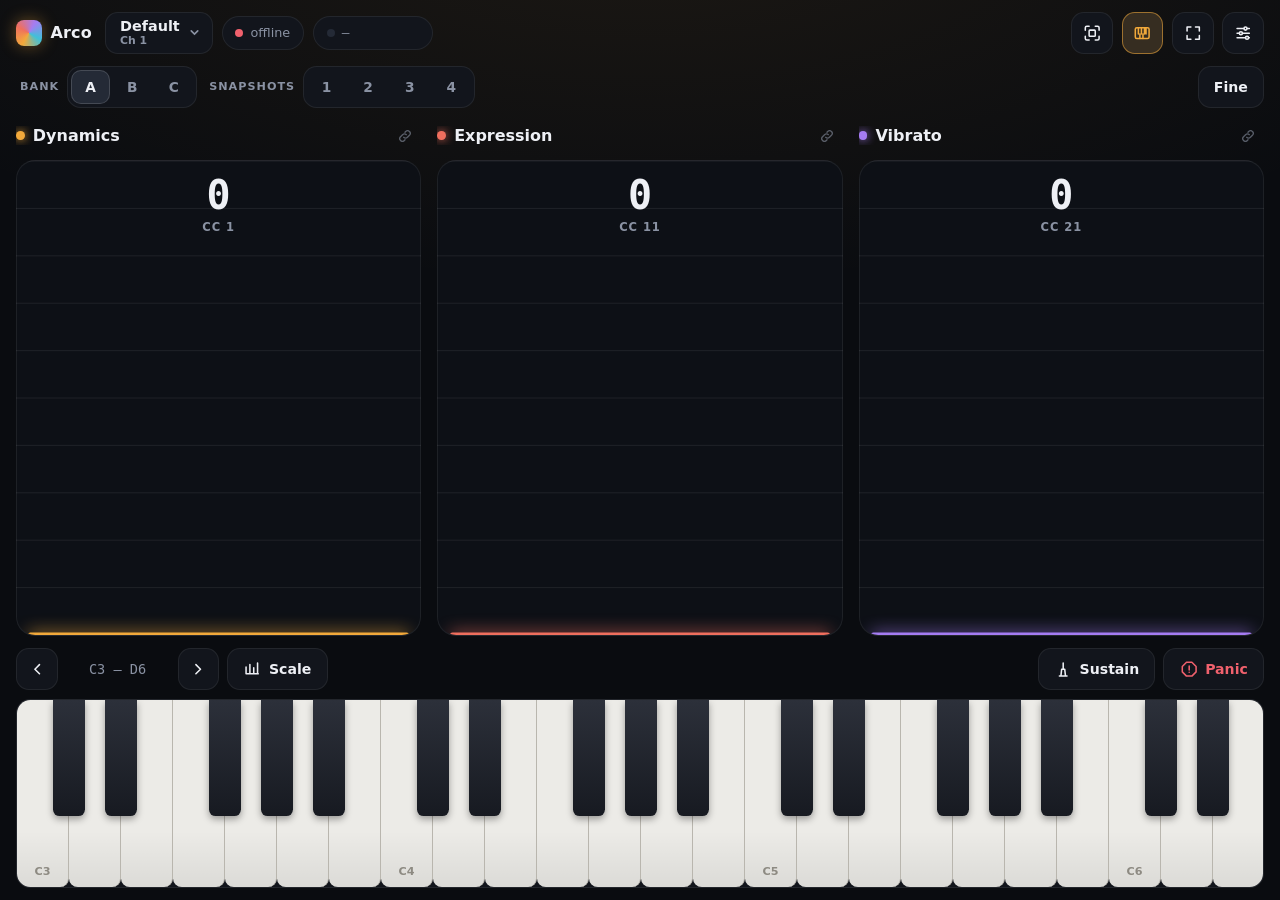
<file: web/index.html>
<!doctype html>
<html lang="en" data-theme="midnight">
<head>
  <meta charset="utf-8">
  <meta name="viewport" content="width=device-width, initial-scale=1, maximum-scale=1, user-scalable=no, viewport-fit=cover">
  <meta name="apple-mobile-web-app-capable" content="yes">
  <meta name="mobile-web-app-capable" content="yes">
  <meta name="apple-mobile-web-app-status-bar-style" content="black-translucent">
  <meta name="apple-mobile-web-app-title" content="Arco">
  <meta name="theme-color" content="#0a0c10">
  <title>Arco</title>
  <link rel="stylesheet" href="css/app.css">
</head>
<body>
  <div id="app">
    <header id="topbar" class="section" data-section="header">
      <div class="brand"><span class="brand-mark"></span><span class="brand-name">Arco</span></div>
      <button class="page-btn" id="btnPage" aria-haspopup="menu" title="Switch instrument page">
        <span class="page-name"></span><span class="page-ch"></span>
      </button>
      <div id="pageMenu" class="menu" role="menu" hidden></div>
      <div id="conn" class="pill" title="Connection to the PC bridge"><span class="dot"></span><span class="text">offline</span></div>
      <div id="activity" class="pill mono" title="Last MIDI message sent"><span class="dot"></span><span class="text">—</span></div>
      <span class="spacer"></span>
      <button class="icon-btn" id="btnLayout" data-icon="layout" aria-pressed="false" title="Layout mode: pinch to resize"></button>
      <button class="icon-btn" id="btnKeys" data-icon="keys" aria-pressed="true" title="Show / hide keyboard"></button>
      <button class="icon-btn" id="btnFull" data-icon="fullscreen" title="Fullscreen"></button>
      <button class="icon-btn" id="btnSettings" data-icon="settings" title="Settings"></button>
      <div class="section-hint"><span>Pinch here · interface size</span></div>
    </header>

    <div id="layoutBanner">
      <strong>Layout mode</strong>
      <span class="banner-text">Pinch a section to resize it · drag the keyboard to scroll</span>
      <span class="spacer"></span>
      <div class="seg" id="sectionToggles">
        <button data-sec="faders">Faders</button><button data-sec="pads">Artic.</button><button data-sec="perform">Perform</button><button data-sec="drums">Drums</button><button data-sec="keys">Keys</button>
      </div>
      <div class="seg" id="bendModToggle" title="Pitch bend + mod wheel as two strips, or one XY pad">
        <button data-v="strips">Bend/Mod strips</button><button data-v="pad">Bend/Mod pad</button>
      </div>
      <button class="chip" id="btnResetLayout">Reset</button>
      <button class="chip primary" id="btnLayoutDone">Done</button>
    </div>

    <section id="secFaders" class="section" data-section="faders">
      <div class="toolbar">
        <span class="label">Bank</span>
        <div class="seg" id="banks"></div>
        <span class="label">Snapshots</span>
        <div class="seg" id="snaps"></div>
        <span class="spacer"></span>
        <button class="chip" id="btnFine" aria-pressed="false" title="Fine: faders move at ¼ speed">Fine</button>
      </div>
      <div id="faders"></div>
      <div class="section-hint"><span>Pinch ↔ fader width · ↕ fader height</span></div>
    </section>

    <section id="secPads" class="section" data-section="pads">
      <div class="seg scroll-seg" id="articSets"></div>
      <div id="pads"></div>
      <div class="section-hint"><span>Pinch ↕ height · more rows appear as it grows</span></div>
    </section>

    <section id="secPerform" class="section" data-section="perform">
      <div id="perform"></div>
      <div class="section-hint"><span>Pinch ↕ height</span></div>
    </section>

    <section id="secDrums" class="section" data-section="drums">
      <div class="toolbar">
        <button class="chip" id="btnRepeat" data-icon="repeat" aria-pressed="false" title="Note repeat: held pads retrigger in time"><span class="chip-text">Repeat</span></button>
        <select id="repeatRate" class="chip-select" aria-label="Repeat rate"></select>
        <button class="icon-btn" id="bpmDown" data-icon="left" aria-label="Tempo down"></button>
        <input type="number" id="bpm" class="chip-input mono" min="30" max="300" aria-label="Tempo (BPM)">
        <span class="label">BPM</span>
        <button class="icon-btn" id="bpmUp" data-icon="right" aria-label="Tempo up"></button>
      </div>
      <div class="drum-area">
        <div class="strip hh" id="hhStrip"><div class="strip-fill"></div><span class="strip-label">Hi-hat</span></div>
        <div id="drumGrid"></div>
      </div>
      <div class="section-hint"><span>Pinch ↕ height</span></div>
    </section>

    <section id="secKeys" class="section" data-section="keys">
      <div class="toolbar">
        <button class="icon-btn" id="octDown" data-icon="left" aria-label="Octave down"></button>
        <span id="range" class="mono"></span>
        <button class="icon-btn" id="octUp" data-icon="right" aria-label="Octave up"></button>
        <button class="chip" id="btnScale" data-icon="scale" aria-pressed="false"><span class="chip-text">Scale</span></button>
        <span class="spacer"></span>
        <button class="chip" id="btnSustain" data-icon="pedal" aria-pressed="false" title="Sustain pedal (CC64)"><span class="chip-text">Sustain</span></button>
        <button class="chip danger" id="btnPanic" data-icon="panic" title="All notes off"><span class="chip-text">Panic</span></button>
      </div>
      <div id="keys"><div id="keyStrip"></div></div>
      <div class="section-hint"><span>Pinch ↔ key size · ↕ keyboard height · drag to scroll</span></div>
    </section>
  </div>

  <dialog id="settings"></dialog>
  <dialog id="quick"></dialog>
  <div id="toast" role="status"></div>

  <script type="module" src="js/main.js"></script>
</body>
</html>
</file>
<file: web/css/app.css>
/* ---------- Themes ---------- */
:root {
  --ui-scale: 1;
  color-scheme: dark;
  --bg: #0a0c10;
  --glow: rgba(242, 169, 59, 0.08);
  --surface: #12151c;
  --surface-2: #191d26;
  --surface-3: #242a36;
  --border: rgba(255, 255, 255, 0.07);
  --border-strong: rgba(255, 255, 255, 0.15);
  --text: #eef0f5;
  --muted: #8a92a3;
  --accent: #f2a93b;
  --accent-ink: #1b1305;
  --ok: #3ecf8e;
  --bad: #f0616d;
  --track: #0d1016;
  --key-white: #ecebe7;
  --key-edge: #b9b6ae;
  --key-black: #171a21;
  --key-name: #8d8a82;
  --shadow: 0 0.6rem 1.8rem rgba(0, 0, 0, 0.4);
  --mono: ui-monospace, "SF Mono", "Cascadia Mono", Menlo, Consolas, monospace;
}
:root[data-theme="graphite"] {
  --bg: #121314;
  --glow: rgba(63, 193, 217, 0.07);
  --surface: #1b1c1f;
  --surface-2: #222428;
  --surface-3: #2d3035;
  --accent: #3fc1d9;
  --accent-ink: #04181c;
  --track: #101113;
}

/* ---------- Base ---------- */
* { box-sizing: border-box; }
html { font-size: calc(16px * var(--ui-scale)); }
html, body {
  height: 100%;
  margin: 0;
  color: var(--text);
  font-family: -apple-system, "SF Pro Text", system-ui, "Segoe UI", Roboto, sans-serif;
  overscroll-behavior: none;
  -webkit-user-select: none;
  user-select: none;
  -webkit-touch-callout: none;
  -webkit-tap-highlight-color: transparent;
}
/* The page scrolls when a page shows more sections than fit (drag on toolbars, labels or gaps;
   faders, keys and pads keep their touches for playing). */
body {
  overflow-x: hidden;
  overflow-y: auto;
  -webkit-overflow-scrolling: touch;
  background: radial-gradient(120% 70% at 50% -10%, var(--glow), transparent 60%), var(--bg);
}
button { font: inherit; color: inherit; cursor: pointer; }
[hidden] { display: none !important; }
.mono { font-family: var(--mono); }
.spacer { flex: 1; }

#app {
  min-height: 100%;
  display: flex;
  flex-direction: column;
  gap: 0.75rem;
  padding:
    max(0.75rem, env(safe-area-inset-top)) max(1rem, env(safe-area-inset-right))
    max(0.75rem, env(safe-area-inset-bottom)) max(1rem, env(safe-area-inset-left));
}

/* ---------- Controls ---------- */
.icon-btn {
  display: inline-grid;
  place-items: center;
  flex: none;
  width: 2.6rem;
  height: 2.6rem;
  padding: 0;
  border-radius: 0.8rem;
  background: var(--surface);
  border: 1px solid var(--border);
  transition: background 0.15s, border-color 0.15s, color 0.15s;
}
.icon-btn svg, .chip svg, .btn svg { width: 1.15rem; height: 1.15rem; flex: none; }
.icon-btn[aria-pressed="true"], .chip[aria-pressed="true"] {
  background: color-mix(in srgb, var(--accent) 16%, var(--surface));
  border-color: color-mix(in srgb, var(--accent) 55%, transparent);
  color: var(--accent);
}

.chip {
  display: inline-flex;
  align-items: center;
  gap: 0.45rem;
  height: 2.6rem;
  padding: 0 0.95rem;
  border-radius: 0.8rem;
  background: var(--surface);
  border: 1px solid var(--border);
  font-size: 0.88rem;
  font-weight: 600;
  white-space: nowrap;
  transition: background 0.15s, border-color 0.15s, color 0.15s;
}
.chip.danger { color: var(--bad); }
.chip.primary { background: var(--accent); color: var(--accent-ink); border-color: transparent; }

.seg {
  display: inline-flex;
  flex-wrap: wrap;
  gap: 0.2rem;
  padding: 0.2rem;
  border-radius: 0.85rem;
  background: var(--surface);
  border: 1px solid var(--border);
}
.seg button {
  min-width: 2.4rem;
  height: 2.15rem;
  padding: 0 0.75rem;
  border: 0;
  border-radius: 0.62rem;
  background: transparent;
  color: var(--muted);
  font-size: 0.86rem;
  font-weight: 650;
  transition: background 0.15s, color 0.15s;
}
.seg button[aria-pressed="true"] {
  background: var(--surface-3);
  color: var(--text);
  box-shadow: inset 0 0 0 1px var(--border-strong);
}

.pill {
  display: inline-flex;
  align-items: center;
  gap: 0.45rem;
  height: 2.1rem;
  padding: 0 0.8rem;
  border-radius: 999px;
  background: var(--surface);
  border: 1px solid var(--border);
  color: var(--muted);
  font-size: 0.8rem;
  font-variant-numeric: tabular-nums;
  white-space: nowrap;
}
.pill .dot { width: 0.5rem; height: 0.5rem; border-radius: 50%; background: var(--bad); transition: background 0.3s, box-shadow 0.3s; }
#conn.on .dot { background: var(--ok); box-shadow: 0 0 0.5rem var(--ok); }
#activity { min-width: 7.5rem; }
#activity .dot { background: var(--surface-3); }
#activity.flash .dot { animation: flash 0.35s ease-out; }
@keyframes flash { from { background: var(--accent); box-shadow: 0 0 0.6rem var(--accent); } }

/* ---------- Header ---------- */
#topbar { position: relative; display: flex; align-items: center; gap: 0.55rem; flex: none; }
.brand { display: flex; align-items: center; gap: 0.55rem; margin-right: 0.3rem; font-weight: 750; letter-spacing: 0.01em; }
.brand-mark {
  width: 1.6rem;
  height: 1.6rem;
  border-radius: 0.5rem;
  background: conic-gradient(from 210deg, var(--accent), #ef6f5e, #a57cf2, #3fc1d9, var(--accent));
  box-shadow: 0 0 1rem color-mix(in srgb, var(--accent) 40%, transparent);
}

/* ---------- Sections ---------- */
.section { position: relative; }
.toolbar { display: flex; align-items: center; gap: 0.5rem; flex-wrap: wrap; }
.toolbar .label { font-size: 0.7rem; font-weight: 700; color: var(--muted); text-transform: uppercase; letter-spacing: 0.09em; margin-left: 0.25rem; }

/* Faders */
#secFaders { flex: 1 1 auto; min-height: 9rem; display: flex; flex-direction: column; gap: 0.7rem; }
#faders { flex: 1; min-height: 0; display: flex; justify-content: center; gap: 1rem; }
.fader { flex: var(--fader-flex, 1 1 0); min-width: 0; display: flex; flex-direction: column; gap: 0.5rem; }
.fader-head { display: flex; align-items: center; gap: 0.5rem; height: 2rem; }
.fader-name { flex: 1; min-width: 0; font-weight: 650; overflow: hidden; text-overflow: ellipsis; white-space: nowrap; }
.fader-name::before {
  content: "";
  display: inline-block;
  width: 0.55rem;
  height: 0.55rem;
  margin-right: 0.5rem;
  border-radius: 50%;
  vertical-align: 0.05em;
  background: var(--c);
  box-shadow: 0 0 0.6rem var(--c);
}
.link-btn {
  display: grid;
  place-items: center;
  width: 2rem;
  height: 2rem;
  padding: 0;
  border-radius: 0.6rem;
  background: transparent;
  border: 1px solid transparent;
  color: var(--muted);
  opacity: 0.6;
}
.link-btn svg { width: 1rem; height: 1rem; }
.link-btn[aria-pressed="true"] {
  opacity: 1;
  color: var(--c);
  border-color: color-mix(in srgb, var(--c) 45%, transparent);
  background: color-mix(in srgb, var(--c) 12%, transparent);
}
.fader-track {
  position: relative;
  flex: 1;
  overflow: hidden;
  border-radius: 1.2rem;
  background-color: var(--track);
  background-image: linear-gradient(to top, var(--border) 1px, transparent 1px);
  background-size: 100% 10%;
  background-position: 0 100%;
  border: 1px solid var(--border);
  touch-action: none;
  transition: border-color 0.15s, box-shadow 0.15s;
}
.fader-track.active {
  border-color: color-mix(in srgb, var(--c) 65%, transparent);
  box-shadow: 0 0 1.5rem color-mix(in srgb, var(--c) 18%, transparent);
}
.fader-fill {
  position: absolute;
  left: 0;
  right: 0;
  bottom: 0;
  background: linear-gradient(to top, color-mix(in srgb, var(--c) 30%, transparent), color-mix(in srgb, var(--c) 80%, transparent));
}
.fader-cap {
  position: absolute;
  top: 0;
  left: 0.7rem;
  right: 0.7rem;
  height: 0.3rem;
  transform: translateY(-50%);
  border-radius: 999px;
  background: var(--c);
  box-shadow: 0 0 1rem var(--c);
}
.fader-readout {
  position: absolute;
  top: 0.9rem;
  left: 0;
  right: 0;
  display: flex;
  flex-direction: column;
  align-items: center;
  pointer-events: none;
}
.fader-value { font-family: var(--mono); font-size: 2.5rem; font-weight: 700; line-height: 1; font-variant-numeric: tabular-nums; }
.fader-cc { margin-top: 0.3rem; font-size: 0.72rem; font-weight: 650; letter-spacing: 0.08em; color: var(--muted); }

.snap { position: relative; }
.snap.has::after {
  content: "";
  position: absolute;
  top: 0.3rem;
  right: 0.35rem;
  width: 0.35rem;
  height: 0.35rem;
  border-radius: 50%;
  background: var(--accent);
}

/* Pads */
#secPads { flex: none; display: flex; flex-direction: column; gap: 0.5rem; min-height: 0; }
#pads {
  flex: 1;
  min-height: 0;
  display: grid;
  grid-auto-flow: column;
  grid-template-rows: repeat(var(--pad-rows, 1), minmax(0, 1fr));
  grid-auto-columns: minmax(7.5rem, 1fr);
  gap: 0.5rem;
  overflow-x: auto;
  scrollbar-width: none;
}
#pads::-webkit-scrollbar { display: none; }
#pads .empty { align-self: center; margin: 0; color: var(--muted); font-size: 0.85rem; }
.scroll-seg { flex: none; flex-wrap: nowrap; overflow-x: auto; scrollbar-width: none; max-width: 100%; align-self: flex-start; }
.scroll-seg::-webkit-scrollbar { display: none; }
.scroll-seg button { white-space: nowrap; }
.pad {
  min-width: 0;
  display: flex;
  flex-direction: column;
  align-items: center;
  justify-content: center;
  gap: 0.15rem;
  padding: 0 0.5rem;
  border-radius: 0.9rem;
  background: var(--surface);
  border: 1px solid var(--border);
  touch-action: manipulation;
  transition: background 0.12s, border-color 0.12s, transform 0.08s;
}
.pad:active { transform: scale(0.97); }
.pad-label { max-width: 100%; overflow: hidden; text-overflow: ellipsis; font-weight: 650; font-size: 0.86rem; white-space: nowrap; }
.pad-sub { font-family: var(--mono); font-size: 0.7rem; color: var(--muted); }
.pad.on { background: color-mix(in srgb, var(--accent) 14%, var(--surface)); border-color: color-mix(in srgb, var(--accent) 60%, transparent); }
.pad.on .pad-label { color: var(--accent); }

/* Keyboard */
#secKeys { flex: none; min-height: 7rem; display: flex; flex-direction: column; gap: 0.6rem; }
#range { min-width: 6.5rem; text-align: center; font-size: 0.85rem; color: var(--muted); }
#keys {
  position: relative;
  flex: 1;
  min-height: 0;
  overflow: hidden;
  border-radius: 0.9rem;
  background: var(--surface);
  border: 1px solid var(--border);
  touch-action: none;
}
#keyStrip { position: absolute; top: 0; bottom: 0; left: 0; will-change: transform; }
.key { position: absolute; top: 0; }
.key.white {
  z-index: 1;
  width: var(--kw);
  height: 100%;
  border-right: 1px solid var(--key-edge);
  border-radius: 0 0 0.55rem 0.55rem;
  background: linear-gradient(to bottom, transparent 70%, rgba(0, 0, 0, 0.07)), var(--key-white);
}
.key.black {
  z-index: 2;
  width: calc(var(--kw) * 0.6);
  height: 62%;
  border-radius: 0 0 0.4rem 0.4rem;
  background: linear-gradient(to bottom, #2c303a, var(--key-black));
  box-shadow: 0 0.2rem 0.45rem rgba(0, 0, 0, 0.35);
}
.key.white.ks { background: linear-gradient(to bottom, transparent 70%, rgba(0, 0, 0, 0.07)), #e79a9a; }
.key.black.ks { background: linear-gradient(to bottom, #9c3b3b, #6e2222); }
.key.white.range { background: linear-gradient(to bottom, transparent 70%, rgba(0, 0, 0, 0.07)), #9fd0e6; }
.key.black.range { background: linear-gradient(to bottom, #2f6f8c, #1d4f66); }
.key.white.out { background: color-mix(in srgb, var(--key-white) 72%, #6b6b6b); }
.key.black.out { opacity: 0.5; }
.key.root::after {
  content: "";
  position: absolute;
  left: 50%;
  bottom: 2rem;
  width: 0.45rem;
  height: 0.45rem;
  border-radius: 50%;
  transform: translateX(-50%);
  background: var(--accent);
}
.key.black.root::after { bottom: 0.6rem; }
.key.white.down { background: linear-gradient(to bottom, color-mix(in srgb, var(--accent) 45%, var(--key-white)), var(--accent)); }
.key.black.down { background: var(--accent); }
.key-name {
  position: absolute;
  left: 0;
  right: 0;
  bottom: 0.55rem;
  text-align: center;
  font-size: 0.7rem;
  font-weight: 650;
  color: var(--key-name);
  pointer-events: none;
}

/* Page switcher */
.page-btn {
  display: inline-flex;
  flex-direction: column;
  align-items: flex-start;
  justify-content: center;
  height: 2.6rem;
  max-width: 14rem;
  padding: 0 2rem 0 0.85rem;
  border-radius: 0.8rem;
  background: var(--surface) no-repeat right 0.7rem center / 0.8rem
    url("data:image/svg+xml,%3Csvg xmlns='http://www.w3.org/2000/svg' viewBox='0 0 24 24' fill='none' stroke='%238a92a3' stroke-width='3' stroke-linecap='round'%3E%3Cpath d='M6 9l6 6 6-6'/%3E%3C/svg%3E");
  border: 1px solid var(--border);
  text-align: left;
  line-height: 1.1;
}
.page-name { max-width: 100%; overflow: hidden; text-overflow: ellipsis; white-space: nowrap; font-weight: 700; font-size: 0.9rem; }
.page-ch { font-size: 0.68rem; color: var(--muted); font-weight: 600; }
.menu {
  position: absolute;
  top: 3.1rem;
  left: 2.5rem;
  z-index: 40;
  min-width: 17rem;
  padding: 0.35rem;
  border-radius: 1rem;
  background: var(--surface-2);
  border: 1px solid var(--border-strong);
  box-shadow: var(--shadow);
}
.menu-item {
  display: flex;
  flex-direction: column;
  align-items: flex-start;
  width: 100%;
  padding: 0.6rem 0.8rem;
  border: 0;
  border-radius: 0.7rem;
  background: transparent;
  text-align: left;
}
.menu-item:hover { background: var(--surface-3); }
.menu-item[aria-current="true"] { background: color-mix(in srgb, var(--accent) 14%, transparent); }
.menu-item[aria-current="true"] .menu-title { color: var(--accent); }
.menu-title { display: inline-flex; align-items: center; gap: 0.4rem; font-weight: 650; }
.menu-title svg { width: 1rem; height: 1rem; }
.menu-sub { font-size: 0.75rem; color: var(--muted); }
.menu-sep { height: 1px; margin: 0.3rem 0.5rem; background: var(--border); }

/* Strips (bend, mod, hi-hat) and XY pad */
.strip {
  position: relative;
  flex: none;
  width: 4.5rem;
  overflow: hidden;
  border-radius: 1rem;
  background: var(--track);
  border: 1px solid var(--border);
  touch-action: none;
}
.strip-fill { position: absolute; left: 0; right: 0; bottom: 0; background: color-mix(in srgb, var(--accent) 55%, transparent); }
.strip.bend::after { content: ""; position: absolute; left: 0.5rem; right: 0.5rem; top: 50%; height: 2px; background: var(--border-strong); }
.strip.active { border-color: color-mix(in srgb, var(--accent) 60%, transparent); }
.strip-label {
  position: absolute;
  left: 0;
  right: 0;
  bottom: 0.5rem;
  text-align: center;
  font-size: 0.68rem;
  font-weight: 700;
  color: var(--muted);
  pointer-events: none;
}
#secPerform { flex: none; min-height: 0; }
#perform { height: 100%; display: flex; gap: 0.75rem; }
.xy {
  position: relative;
  flex: 1;
  overflow: hidden;
  border-radius: 1rem;
  background: var(--track);
  border: 1px solid var(--border);
  touch-action: none;
}
.xy-grid {
  position: absolute;
  inset: 0;
  background-image: linear-gradient(var(--border) 1px, transparent 1px), linear-gradient(90deg, var(--border) 1px, transparent 1px);
  background-size: 12.5% 25%;
}
.xy-dot {
  position: absolute;
  width: 2.2rem;
  height: 2.2rem;
  border-radius: 50%;
  transform: translate(-50%, -50%);
  background: radial-gradient(circle, var(--accent) 35%, color-mix(in srgb, var(--accent) 25%, transparent) 36%);
  box-shadow: 0 0 1.2rem var(--accent);
  pointer-events: none;
}
.xy-label { position: absolute; font-size: 0.7rem; font-weight: 700; color: var(--muted); pointer-events: none; }
.xy-label.x { right: 0.7rem; bottom: 0.5rem; }
.xy-label.y { left: 0.7rem; top: 0.5rem; }

/* Bend + mod as one pad: centre line marks "no bend" */
.xy.bm::after { content: ""; position: absolute; top: 0; bottom: 0; left: 50%; width: 2px; background: var(--border-strong); pointer-events: none; }

/* Drums */
#secDrums { flex: none; min-height: 0; display: flex; flex-direction: column; gap: 0.6rem; }
.drum-area { flex: 1; min-height: 0; display: flex; gap: 0.75rem; }
#drumGrid {
  flex: 1;
  display: grid;
  grid-template-columns: repeat(var(--drum-cols, 4), minmax(0, 1fr));
  grid-auto-rows: minmax(0, 1fr);
  gap: 0.5rem;
  min-height: 0;
}
.drum-pad {
  display: flex;
  flex-direction: column;
  align-items: center;
  justify-content: center;
  gap: 0.2rem;
  min-width: 0;
  min-height: 0;
  border-radius: 0.9rem;
  background: linear-gradient(to bottom, var(--surface-2), var(--surface));
  border: 1px solid var(--border);
  touch-action: none;
}
.drum-pad.held { border-color: color-mix(in srgb, var(--accent) 60%, transparent); }
.drum-pad.hit { animation: hit 0.25s ease-out; }
@keyframes hit { from { background: color-mix(in srgb, var(--accent) 45%, var(--surface)); } }
.chip-select, .chip-input {
  height: 2.6rem;
  padding: 0 0.6rem;
  border-radius: 0.8rem;
  background: var(--surface);
  border: 1px solid var(--border);
  color: var(--text);
  font: inherit;
  font-weight: 600;
}
.chip-input { width: 4.2rem; text-align: center; }

/* ---------- Layout mode ---------- */
.section-hint { display: none; }
#layoutBanner { display: none; }
.layout-mode #layoutBanner {
  display: flex;
  align-items: center;
  flex-wrap: wrap;
  gap: 0.6rem;
  flex: none;
  padding: 0.5rem 0.5rem 0.5rem 1rem;
  border-radius: 1rem;
  background: color-mix(in srgb, var(--accent) 12%, var(--surface));
  border: 1px solid color-mix(in srgb, var(--accent) 40%, transparent);
}
.banner-text { color: var(--muted); font-size: 0.85rem; }
.layout-mode .section { touch-action: none; }
.layout-mode .section:not(#topbar) {
  outline: 2px dashed color-mix(in srgb, var(--accent) 55%, transparent);
  outline-offset: 0.3rem;
  border-radius: 1rem;
}
.layout-mode #faders, .layout-mode #pads, .layout-mode #keys, .layout-mode #perform, .layout-mode .drum-area { opacity: 0.5; }
.layout-mode .section-hint {
  position: absolute;
  inset: 0;
  z-index: 5;
  display: flex;
  align-items: center;
  justify-content: center;
  pointer-events: none;
}
.layout-mode #topbar .section-hint { inset: auto 0 -0.4rem 0; transform: translateY(100%); z-index: 20; }
.layout-mode #topbar .section-hint span { font-size: 0.7rem; padding: 0.2rem 0.6rem; }
.section-hint span {
  padding: 0.5rem 0.95rem;
  border-radius: 999px;
  background: color-mix(in srgb, var(--bg) 78%, transparent);
  backdrop-filter: blur(8px);
  -webkit-backdrop-filter: blur(8px);
  border: 1px solid var(--border-strong);
  font-size: 0.85rem;
  font-weight: 650;
  box-shadow: var(--shadow);
}

/* ---------- Settings sheet ---------- */
dialog#settings {
  margin: 0 0 0 auto;
  width: min(31rem, 100vw);
  height: 100%;
  max-height: 100%;
  max-width: 100vw;
  padding: 0;
  border: 0;
  background: transparent;
  color: var(--text);
  overflow: hidden;
}
dialog#settings::backdrop { background: rgba(0, 0, 0, 0.45); backdrop-filter: blur(3px); -webkit-backdrop-filter: blur(3px); }
dialog#settings[open] .sheet { animation: slide-in 0.22s ease-out; }
@keyframes slide-in { from { transform: translateX(2rem); opacity: 0; } }
.sheet {
  height: 100%;
  display: flex;
  flex-direction: column;
  background: var(--surface);
  border-left: 1px solid var(--border);
  box-shadow: var(--shadow);
}
.sheet-head { display: flex; align-items: center; justify-content: space-between; padding: 1rem 1.25rem 0.5rem; }
.sheet-head h2 { margin: 0; font-size: 1.3rem; }
.tabs { display: flex; gap: 0.25rem; padding: 0 1rem; border-bottom: 1px solid var(--border); overflow-x: auto; scrollbar-width: none; flex: none; }
.tabs::-webkit-scrollbar { display: none; }
.tabs button { white-space: nowrap; }
.tabs button {
  padding: 0.8rem 0.75rem;
  border: 0;
  border-bottom: 2px solid transparent;
  background: none;
  color: var(--muted);
  font-weight: 650;
}
.tabs button[aria-selected="true"] { color: var(--text); border-bottom-color: var(--accent); }
.sheet-body {
  flex: 1;
  overflow-y: auto;
  padding: 1.25rem 1.25rem 2rem;
  display: flex;
  flex-direction: column;
  gap: 1.15rem;
  -webkit-user-select: text;
  user-select: text;
}
.field { display: flex; flex-direction: column; gap: 0.45rem; }
.field > label {
  display: flex;
  justify-content: space-between;
  font-size: 0.74rem;
  font-weight: 700;
  color: var(--muted);
  text-transform: uppercase;
  letter-spacing: 0.07em;
}
.sheet input[type="text"], .sheet input[type="number"], .sheet select {
  min-width: 0;
  height: 2.5rem;
  padding: 0 0.65rem;
  border-radius: 0.65rem;
  background: var(--surface-2);
  border: 1px solid var(--border);
  color: var(--text);
  font: inherit;
}
.sheet input[type="range"] { width: 100%; accent-color: var(--accent); }
.toggle { display: flex; align-items: flex-start; gap: 0.7rem; font-weight: 600; }
.toggle input { width: 1.25rem; height: 1.25rem; margin: 0.1rem 0 0; accent-color: var(--accent); }
.toggle small, .hint { display: block; margin: 0.15rem 0 0; color: var(--muted); font-size: 0.8rem; font-weight: 400; }
.row { display: flex; flex-wrap: wrap; gap: 0.5rem 1rem; }
.grow { flex: 1; }
.btn {
  display: inline-flex;
  align-items: center;
  gap: 0.4rem;
  height: 2.5rem;
  padding: 0 1rem;
  border-radius: 0.7rem;
  background: var(--surface-2);
  border: 1px solid var(--border);
  font-weight: 650;
}
.sheet-body > .btn { align-self: flex-start; }
.btn.danger { color: var(--bad); }
.btn:disabled { opacity: 0.4; cursor: default; }
.cards { display: flex; flex-direction: column; gap: 0.75rem; }
.card {
  display: flex;
  flex-direction: column;
  gap: 0.65rem;
  padding: 0.8rem;
  border-radius: 0.85rem;
  background: var(--surface-2);
  border: 1px solid var(--border);
  border-left: 3px solid var(--c, var(--accent));
}
.card-row { display: flex; flex-wrap: wrap; align-items: flex-end; gap: 0.5rem; }
.mini { display: flex; flex-direction: column; gap: 0.25rem; font-size: 0.7rem; font-weight: 700; color: var(--muted); }
.mini input[type="number"] { width: 4.5rem; }
.note-hint { align-self: center; margin-top: 1rem; font-family: var(--mono); color: var(--muted); }
.swatches { display: flex; gap: 0.45rem; }
.swatch {
  width: 1.7rem;
  height: 1.7rem;
  padding: 0;
  border-radius: 50%;
  background: var(--s);
  border: 2px solid transparent;
  box-shadow: inset 0 0 0 2px var(--surface-2);
}
.swatch[aria-pressed="true"] { border-color: var(--text); }

.sheet h3 { margin: 0.5rem 0 0; font-size: 1rem; }
.sheet textarea {
  width: 100%;
  padding: 0.6rem;
  border-radius: 0.65rem;
  background: var(--surface-2);
  border: 1px solid var(--border);
  color: var(--text);
  font: inherit;
  resize: vertical;
}
.icon-btn.sm { width: 2.1rem; height: 2.1rem; border-radius: 0.6rem; }
.icon-btn.sm svg { width: 0.95rem; height: 0.95rem; }
.artic-list { display: flex; flex-direction: column; gap: 0.35rem; }
.artic-row { display: flex; align-items: center; gap: 0.35rem; }
.artic-row input[type="text"].grow { min-width: 0; }
.sheet .note-in { width: 4.6rem; text-align: center; }
.sheet .val-in { width: 3.6rem; }
.to { align-self: center; color: var(--muted); font-size: 0.8rem; }
.notes { margin: 0; padding: 0.75rem; border-radius: 0.7rem; background: var(--surface-2); font-size: 0.85rem; line-height: 1.45; }
.card.compact { padding: 0.55rem 0.7rem; border-left-width: 1px; }
.card.current { border-color: color-mix(in srgb, var(--accent) 55%, transparent); }
.card-row.center { align-items: center; }
.card small { display: block; color: var(--muted); font-size: 0.75rem; }

/* Quick in-place editor (tap a fader name / XY label) */
dialog#quick {
  width: min(22rem, calc(100vw - 2rem));
  padding: 1.1rem;
  border-radius: 1rem;
  background: var(--surface);
  color: var(--text);
  border: 1px solid var(--border-strong);
  box-shadow: var(--shadow);
}
dialog#quick::backdrop { background: rgba(0, 0, 0, 0.35); }
.quick-form { display: flex; flex-direction: column; gap: 0.75rem; }
.quick-form h3 { margin: 0; font-size: 1.05rem; }
.quick-form input {
  height: 2.6rem;
  padding: 0 0.7rem;
  border-radius: 0.65rem;
  background: var(--surface-2);
  border: 1px solid var(--border);
  color: var(--text);
  font: inherit;
}
.btn.primary { background: var(--accent); color: var(--accent-ink); border-color: transparent; }
.fader-name { cursor: pointer; }
.xy-label { pointer-events: auto !important; cursor: pointer; padding: 0.2rem 0.35rem; border-radius: 0.4rem; }
.xy-label:hover { background: var(--surface-3); }

/* ---------- Toast ---------- */
#toast {
  position: fixed;
  left: 50%;
  bottom: 2rem;
  z-index: 50;
  padding: 0.6rem 1.1rem;
  border-radius: 999px;
  background: var(--surface-3);
  border: 1px solid var(--border-strong);
  box-shadow: var(--shadow);
  font-weight: 650;
  opacity: 0;
  transform: translate(-50%, 1rem);
  transition: opacity 0.2s, transform 0.2s;
  pointer-events: none;
}
#toast.show { opacity: 1; transform: translate(-50%, 0); }

/* ---------- Narrow screens ---------- */
@media (max-width: 720px) {
  .brand, #activity, .toolbar .label, .banner-text { display: none; }
  .menu { left: 0; }
  #faders { gap: 0.6rem; }
}
</file>
